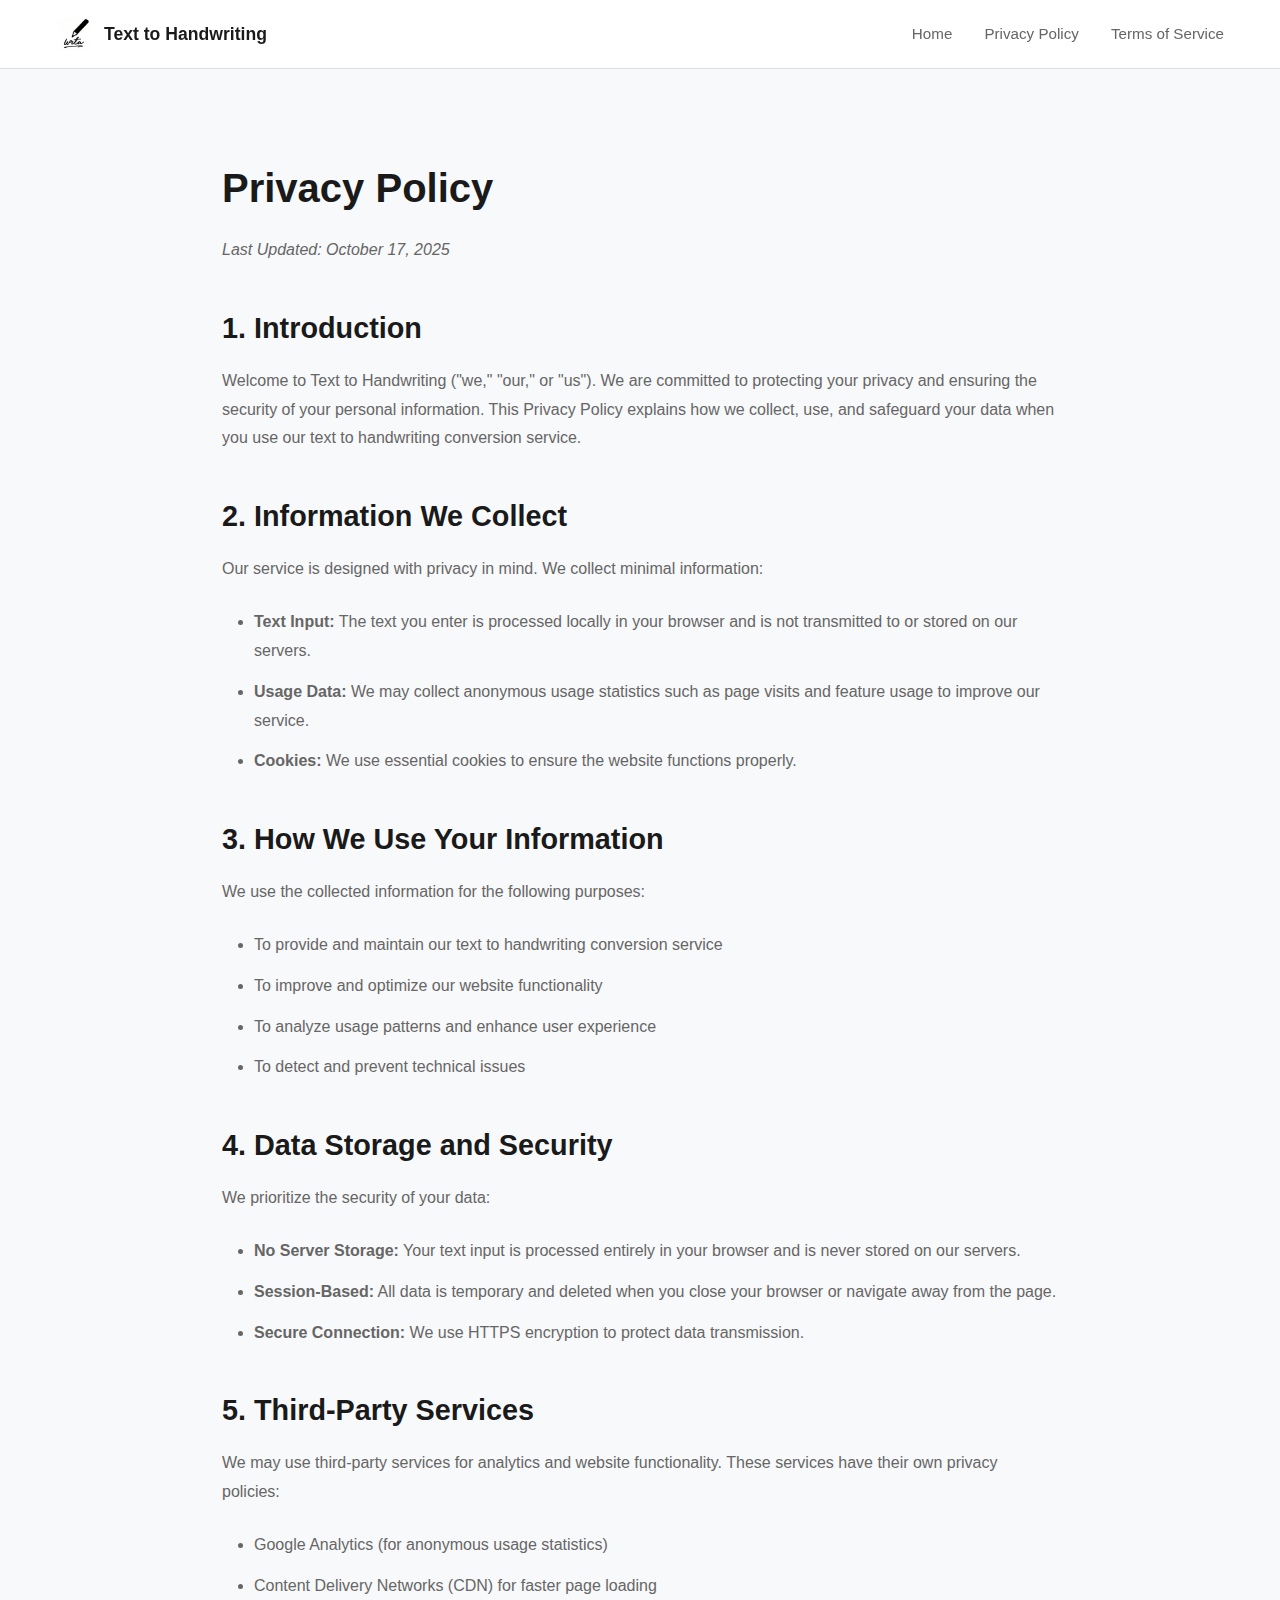
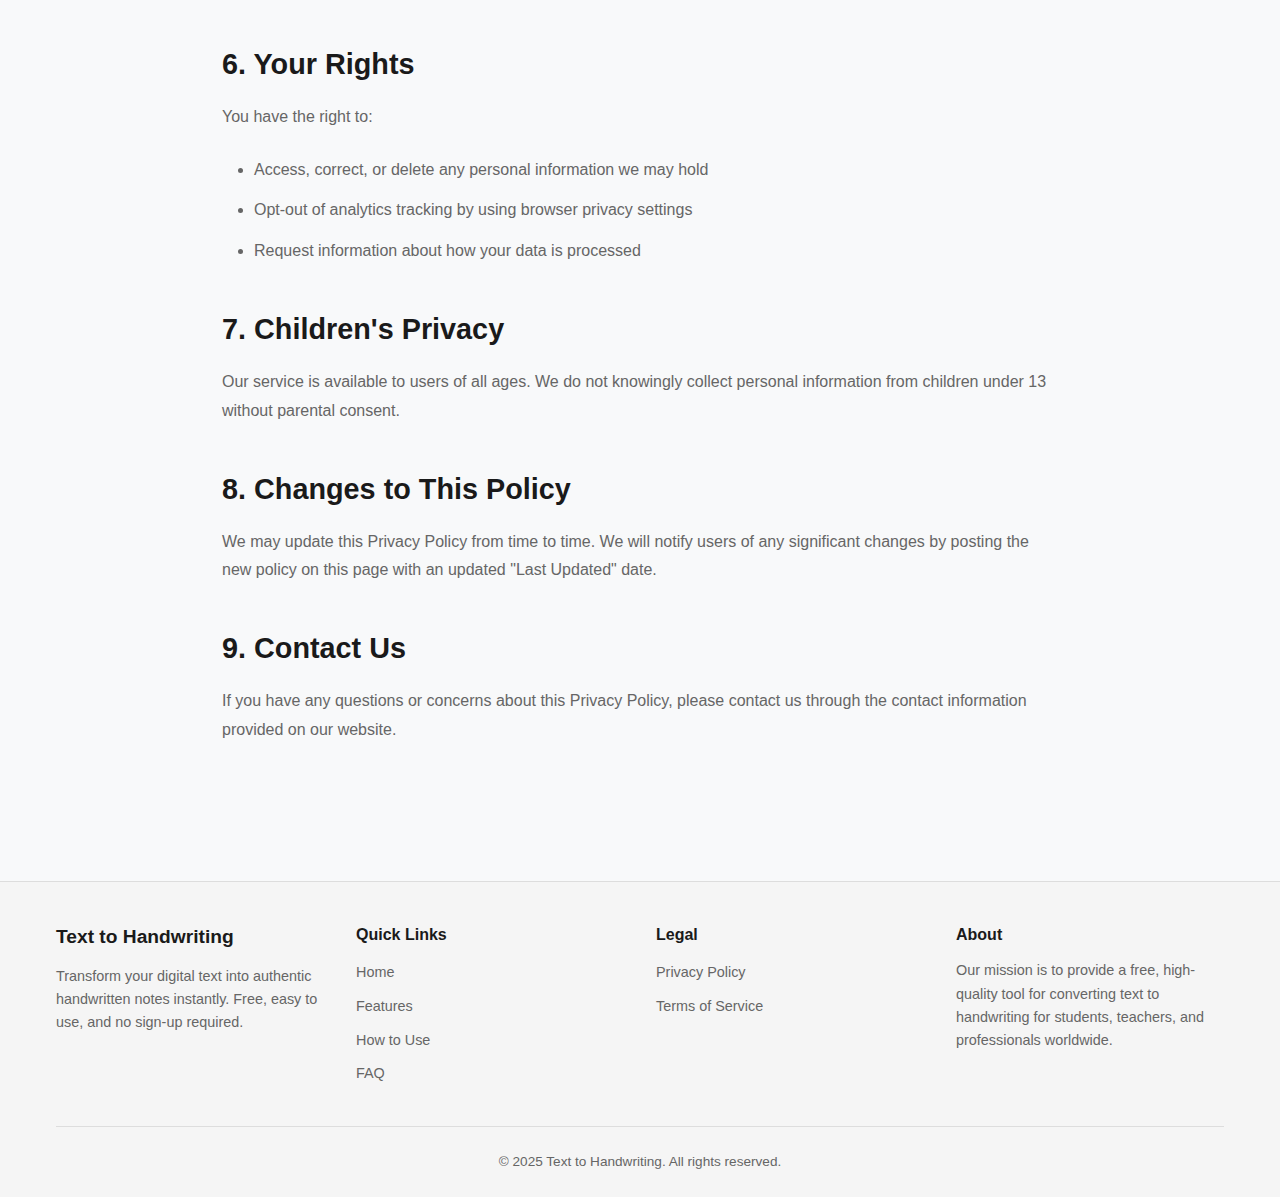
<file: privacy-policy.html>
<!DOCTYPE html>
<html lang="en">
<head>
    <meta charset="UTF-8">
    <meta name="viewport" content="width=device-width, initial-scale=1.0">
    <title>Privacy Policy - Text to Handwriting</title>
    <link rel="stylesheet" href="style.css">
    <style>
        .policy-container {
            max-width: 900px;
            margin: 0 auto;
            padding: 3rem 2rem;
        }
        .policy-container h1 {
            font-size: 2.5rem;
            color: var(--text-color);
            margin-bottom: 1rem;
        }
        .policy-container h2 {
            font-size: 1.8rem;
            color: var(--text-color);
            margin-top: 2.5rem;
            margin-bottom: 1rem;
        }
        .policy-container p {
            line-height: 1.8;
            color: var(--text-secondary);
            margin-bottom: 1.5rem;
        }
        .policy-container ul {
            margin-left: 2rem;
            margin-bottom: 1.5rem;
        }
        .policy-container li {
            line-height: 1.8;
            color: var(--text-secondary);
            margin-bottom: 0.75rem;
        }
        .last-updated {
            color: var(--text-secondary);
            font-style: italic;
            margin-bottom: 2rem;
        }
    </style>
</head>
<body>
    <!-- 导航栏 -->
    <nav class="navbar">
        <div class="container">
            <div class="nav-content">
                <div class="nav-left">
                    <a href="index.html" class="logo-link">
                        <img src="logo.png" alt="Text to Handwriting Logo" class="logo-img">
                        <span class="site-name">Text to Handwriting</span>
                    </a>
                </div>
                <div class="nav-right">
                    <a href="index.html" class="nav-link">Home</a>
                    <a href="privacy-policy.html" target="_blank" class="nav-link">Privacy Policy</a>
                    <a href="terms-of-service.html" target="_blank" class="nav-link">Terms of Service</a>
                </div>
            </div>
        </div>
    </nav>

    <main>
        <div class="policy-container">
            <h1>Privacy Policy</h1>
            <p class="last-updated">Last Updated: October 17, 2025</p>

            <h2>1. Introduction</h2>
            <p>Welcome to Text to Handwriting ("we," "our," or "us"). We are committed to protecting your privacy and ensuring the security of your personal information. This Privacy Policy explains how we collect, use, and safeguard your data when you use our text to handwriting conversion service.</p>

            <h2>2. Information We Collect</h2>
            <p>Our service is designed with privacy in mind. We collect minimal information:</p>
            <ul>
                <li><strong>Text Input:</strong> The text you enter is processed locally in your browser and is not transmitted to or stored on our servers.</li>
                <li><strong>Usage Data:</strong> We may collect anonymous usage statistics such as page visits and feature usage to improve our service.</li>
                <li><strong>Cookies:</strong> We use essential cookies to ensure the website functions properly.</li>
            </ul>

            <h2>3. How We Use Your Information</h2>
            <p>We use the collected information for the following purposes:</p>
            <ul>
                <li>To provide and maintain our text to handwriting conversion service</li>
                <li>To improve and optimize our website functionality</li>
                <li>To analyze usage patterns and enhance user experience</li>
                <li>To detect and prevent technical issues</li>
            </ul>

            <h2>4. Data Storage and Security</h2>
            <p>We prioritize the security of your data:</p>
            <ul>
                <li><strong>No Server Storage:</strong> Your text input is processed entirely in your browser and is never stored on our servers.</li>
                <li><strong>Session-Based:</strong> All data is temporary and deleted when you close your browser or navigate away from the page.</li>
                <li><strong>Secure Connection:</strong> We use HTTPS encryption to protect data transmission.</li>
            </ul>

            <h2>5. Third-Party Services</h2>
            <p>We may use third-party services for analytics and website functionality. These services have their own privacy policies:</p>
            <ul>
                <li>Google Analytics (for anonymous usage statistics)</li>
                <li>Content Delivery Networks (CDN) for faster page loading</li>
            </ul>

            <h2>6. Your Rights</h2>
            <p>You have the right to:</p>
            <ul>
                <li>Access, correct, or delete any personal information we may hold</li>
                <li>Opt-out of analytics tracking by using browser privacy settings</li>
                <li>Request information about how your data is processed</li>
            </ul>

            <h2>7. Children's Privacy</h2>
            <p>Our service is available to users of all ages. We do not knowingly collect personal information from children under 13 without parental consent.</p>

            <h2>8. Changes to This Policy</h2>
            <p>We may update this Privacy Policy from time to time. We will notify users of any significant changes by posting the new policy on this page with an updated "Last Updated" date.</p>

            <h2>9. Contact Us</h2>
            <p>If you have any questions or concerns about this Privacy Policy, please contact us through the contact information provided on our website.</p>
        </div>
    </main>

    <footer class="site-footer">
        <div class="container">
            <div class="footer-content">
                <div class="footer-section">
                    <h3>Text to Handwriting</h3>
                    <p>Transform your digital text into authentic handwritten notes instantly. Free, easy to use, and no sign-up required.</p>
                </div>
                <div class="footer-section">
                    <h4>Quick Links</h4>
                    <ul class="footer-links">
                        <li><a href="index.html">Home</a></li>
                        <li><a href="index.html#features">Features</a></li>
                        <li><a href="index.html#how-to-use">How to Use</a></li>
                        <li><a href="index.html#faq">FAQ</a></li>
                    </ul>
                </div>
                <div class="footer-section">
                    <h4>Legal</h4>
                    <ul class="footer-links">
                        <li><a href="privacy-policy.html" target="_blank">Privacy Policy</a></li>
                        <li><a href="terms-of-service.html" target="_blank">Terms of Service</a></li>
                    </ul>
                </div>
                <div class="footer-section">
                    <h4>About</h4>
                    <p>Our mission is to provide a free, high-quality tool for converting text to handwriting for students, teachers, and professionals worldwide.</p>
                </div>
            </div>
            <div class="footer-bottom">
                <p>&copy; 2025 Text to Handwriting. All rights reserved.</p>
            </div>
        </div>
    </footer>
</body>
</html>
</file>
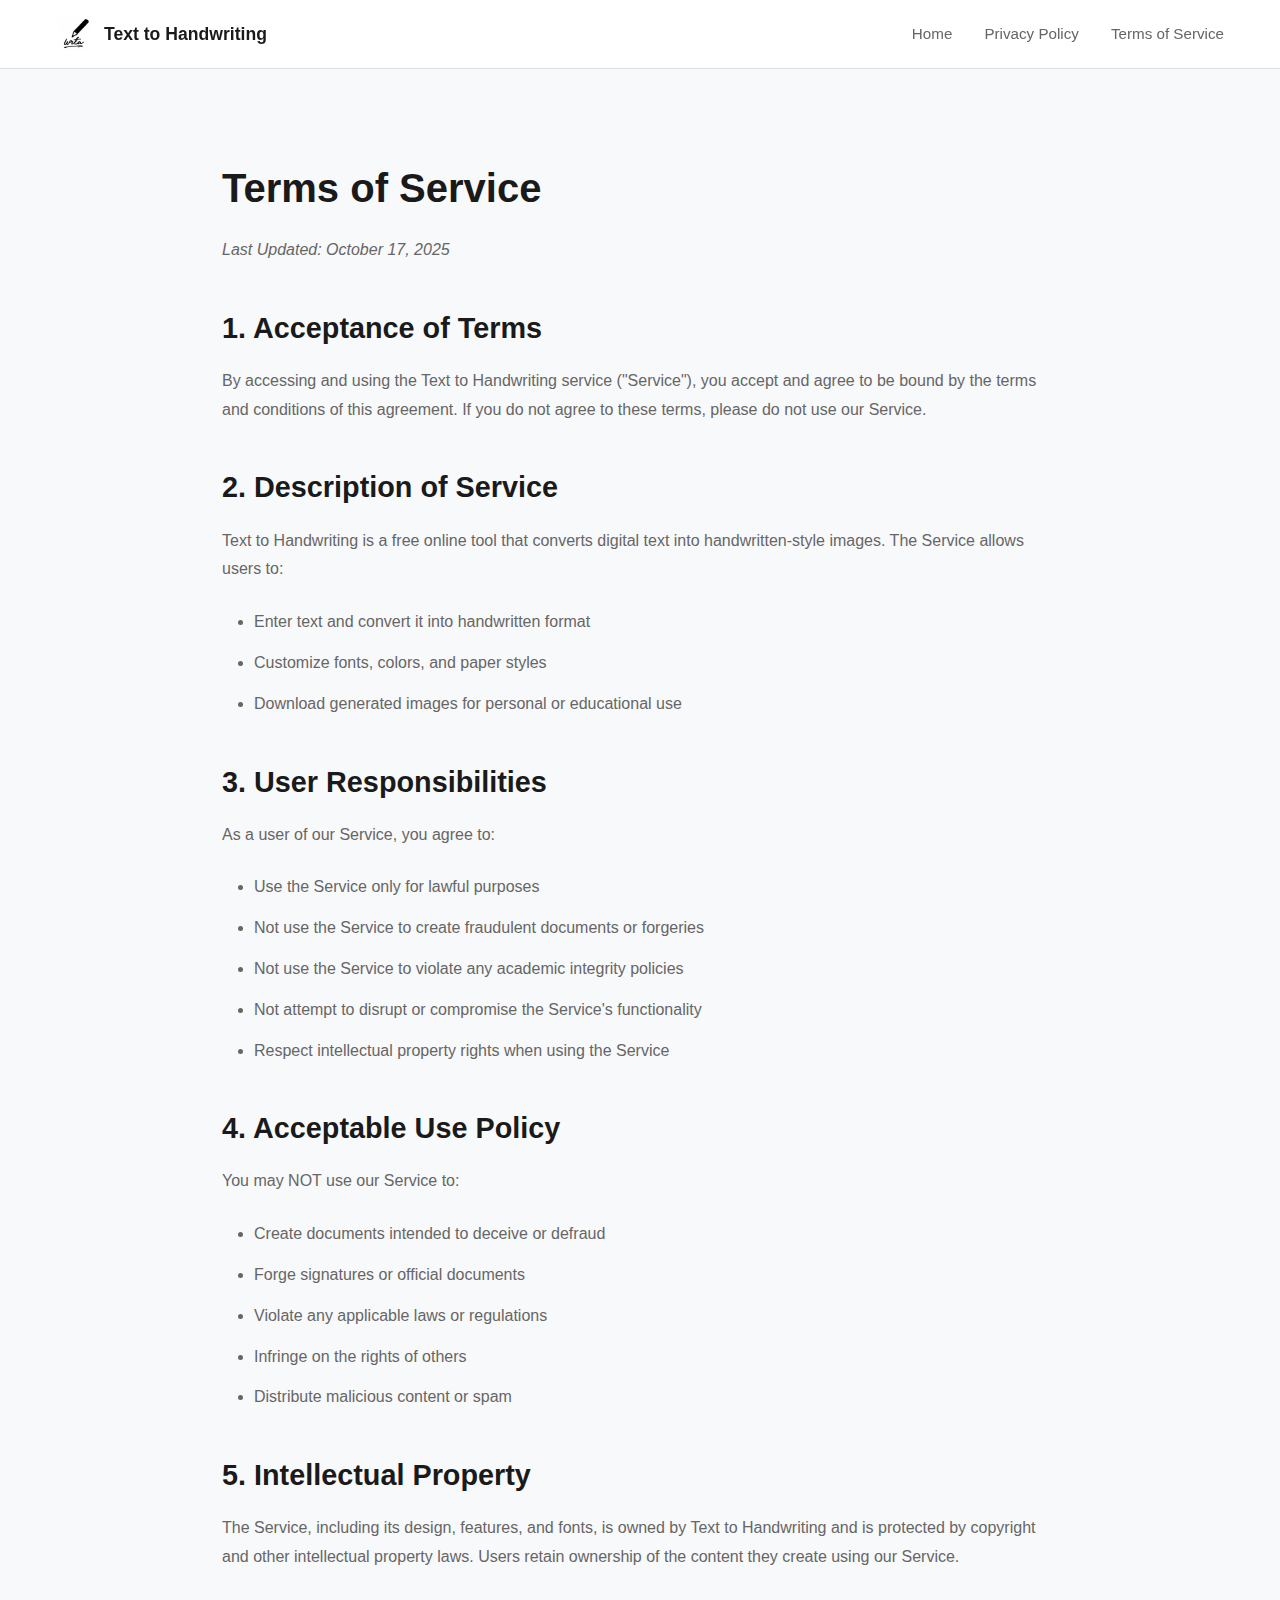
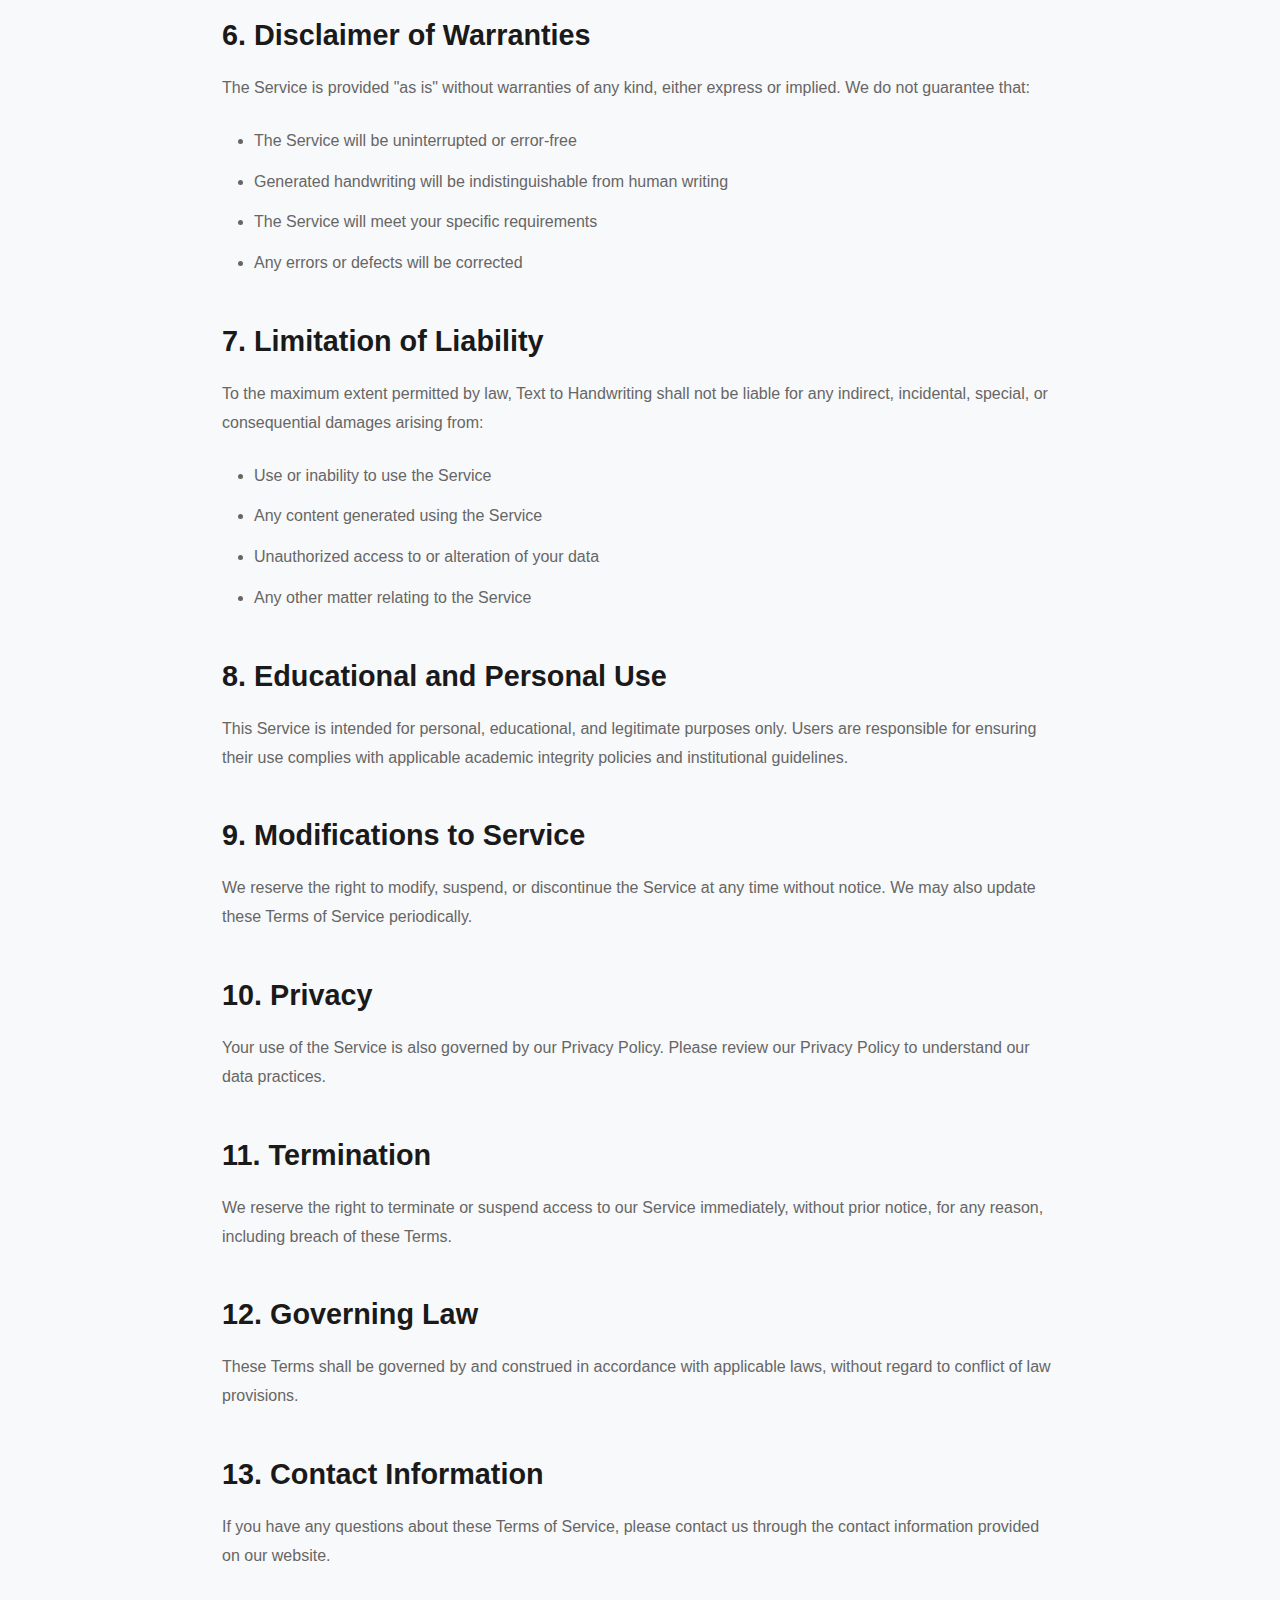
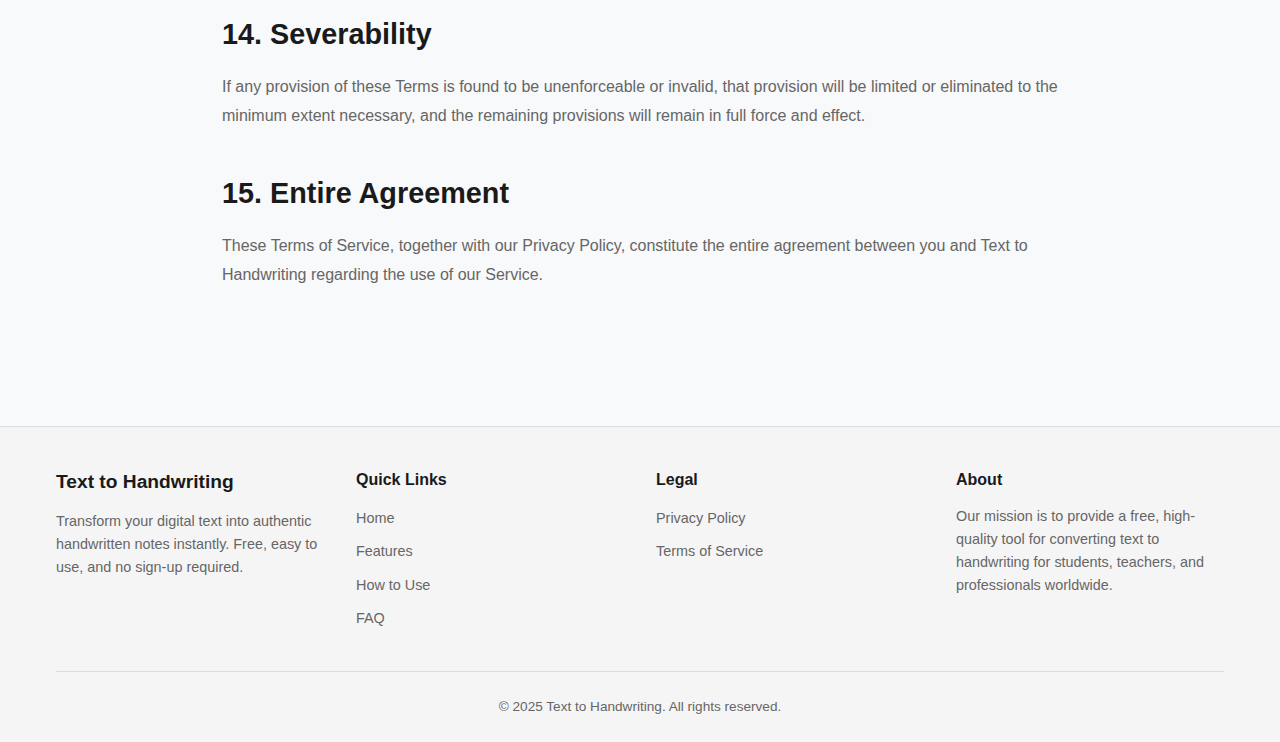
<file: terms-of-service.html>
<!DOCTYPE html>
<html lang="en">
<head>
    <meta charset="UTF-8">
    <meta name="viewport" content="width=device-width, initial-scale=1.0">
    <title>Terms of Service - Text to Handwriting</title>
    <link rel="stylesheet" href="style.css">
    <style>
        .policy-container {
            max-width: 900px;
            margin: 0 auto;
            padding: 3rem 2rem;
        }
        .policy-container h1 {
            font-size: 2.5rem;
            color: var(--text-color);
            margin-bottom: 1rem;
        }
        .policy-container h2 {
            font-size: 1.8rem;
            color: var(--text-color);
            margin-top: 2.5rem;
            margin-bottom: 1rem;
        }
        .policy-container p {
            line-height: 1.8;
            color: var(--text-secondary);
            margin-bottom: 1.5rem;
        }
        .policy-container ul {
            margin-left: 2rem;
            margin-bottom: 1.5rem;
        }
        .policy-container li {
            line-height: 1.8;
            color: var(--text-secondary);
            margin-bottom: 0.75rem;
        }
        .last-updated {
            color: var(--text-secondary);
            font-style: italic;
            margin-bottom: 2rem;
        }
    </style>
</head>
<body>
    <!-- 导航栏 -->
    <nav class="navbar">
        <div class="container">
            <div class="nav-content">
                <div class="nav-left">
                    <a href="index.html" class="logo-link">
                        <img src="logo.png" alt="Text to Handwriting Logo" class="logo-img">
                        <span class="site-name">Text to Handwriting</span>
                    </a>
                </div>
                <div class="nav-right">
                    <a href="index.html" class="nav-link">Home</a>
                    <a href="privacy-policy.html" target="_blank" class="nav-link">Privacy Policy</a>
                    <a href="terms-of-service.html" target="_blank" class="nav-link">Terms of Service</a>
                </div>
            </div>
        </div>
    </nav>

    <main>
        <div class="policy-container">
            <h1>Terms of Service</h1>
            <p class="last-updated">Last Updated: October 17, 2025</p>

            <h2>1. Acceptance of Terms</h2>
            <p>By accessing and using the Text to Handwriting service ("Service"), you accept and agree to be bound by the terms and conditions of this agreement. If you do not agree to these terms, please do not use our Service.</p>

            <h2>2. Description of Service</h2>
            <p>Text to Handwriting is a free online tool that converts digital text into handwritten-style images. The Service allows users to:</p>
            <ul>
                <li>Enter text and convert it into handwritten format</li>
                <li>Customize fonts, colors, and paper styles</li>
                <li>Download generated images for personal or educational use</li>
            </ul>

            <h2>3. User Responsibilities</h2>
            <p>As a user of our Service, you agree to:</p>
            <ul>
                <li>Use the Service only for lawful purposes</li>
                <li>Not use the Service to create fraudulent documents or forgeries</li>
                <li>Not use the Service to violate any academic integrity policies</li>
                <li>Not attempt to disrupt or compromise the Service's functionality</li>
                <li>Respect intellectual property rights when using the Service</li>
            </ul>

            <h2>4. Acceptable Use Policy</h2>
            <p>You may NOT use our Service to:</p>
            <ul>
                <li>Create documents intended to deceive or defraud</li>
                <li>Forge signatures or official documents</li>
                <li>Violate any applicable laws or regulations</li>
                <li>Infringe on the rights of others</li>
                <li>Distribute malicious content or spam</li>
            </ul>

            <h2>5. Intellectual Property</h2>
            <p>The Service, including its design, features, and fonts, is owned by Text to Handwriting and is protected by copyright and other intellectual property laws. Users retain ownership of the content they create using our Service.</p>

            <h2>6. Disclaimer of Warranties</h2>
            <p>The Service is provided "as is" without warranties of any kind, either express or implied. We do not guarantee that:</p>
            <ul>
                <li>The Service will be uninterrupted or error-free</li>
                <li>Generated handwriting will be indistinguishable from human writing</li>
                <li>The Service will meet your specific requirements</li>
                <li>Any errors or defects will be corrected</li>
            </ul>

            <h2>7. Limitation of Liability</h2>
            <p>To the maximum extent permitted by law, Text to Handwriting shall not be liable for any indirect, incidental, special, or consequential damages arising from:</p>
            <ul>
                <li>Use or inability to use the Service</li>
                <li>Any content generated using the Service</li>
                <li>Unauthorized access to or alteration of your data</li>
                <li>Any other matter relating to the Service</li>
            </ul>

            <h2>8. Educational and Personal Use</h2>
            <p>This Service is intended for personal, educational, and legitimate purposes only. Users are responsible for ensuring their use complies with applicable academic integrity policies and institutional guidelines.</p>

            <h2>9. Modifications to Service</h2>
            <p>We reserve the right to modify, suspend, or discontinue the Service at any time without notice. We may also update these Terms of Service periodically.</p>

            <h2>10. Privacy</h2>
            <p>Your use of the Service is also governed by our Privacy Policy. Please review our Privacy Policy to understand our data practices.</p>

            <h2>11. Termination</h2>
            <p>We reserve the right to terminate or suspend access to our Service immediately, without prior notice, for any reason, including breach of these Terms.</p>

            <h2>12. Governing Law</h2>
            <p>These Terms shall be governed by and construed in accordance with applicable laws, without regard to conflict of law provisions.</p>

            <h2>13. Contact Information</h2>
            <p>If you have any questions about these Terms of Service, please contact us through the contact information provided on our website.</p>

            <h2>14. Severability</h2>
            <p>If any provision of these Terms is found to be unenforceable or invalid, that provision will be limited or eliminated to the minimum extent necessary, and the remaining provisions will remain in full force and effect.</p>

            <h2>15. Entire Agreement</h2>
            <p>These Terms of Service, together with our Privacy Policy, constitute the entire agreement between you and Text to Handwriting regarding the use of our Service.</p>
        </div>
    </main>

    <footer class="site-footer">
        <div class="container">
            <div class="footer-content">
                <div class="footer-section">
                    <h3>Text to Handwriting</h3>
                    <p>Transform your digital text into authentic handwritten notes instantly. Free, easy to use, and no sign-up required.</p>
                </div>
                <div class="footer-section">
                    <h4>Quick Links</h4>
                    <ul class="footer-links">
                        <li><a href="index.html">Home</a></li>
                        <li><a href="index.html#features">Features</a></li>
                        <li><a href="index.html#how-to-use">How to Use</a></li>
                        <li><a href="index.html#faq">FAQ</a></li>
                    </ul>
                </div>
                <div class="footer-section">
                    <h4>Legal</h4>
                    <ul class="footer-links">
                        <li><a href="privacy-policy.html" target="_blank">Privacy Policy</a></li>
                        <li><a href="terms-of-service.html" target="_blank">Terms of Service</a></li>
                    </ul>
                </div>
                <div class="footer-section">
                    <h4>About</h4>
                    <p>Our mission is to provide a free, high-quality tool for converting text to handwriting for students, teachers, and professionals worldwide.</p>
                </div>
            </div>
            <div class="footer-bottom">
                <p>&copy; 2025 Text to Handwriting. All rights reserved.</p>
            </div>
        </div>
    </footer>
</body>
</html>
</file>
<file: style.css>
/* Smooth scroll for anchor links */
html {
    scroll-behavior: smooth;
}

/* Header CTA */
.header-cta {
    margin-top: 1.25rem;
}

.primary-cta {
    display: inline-block;
    padding: 0.75rem 1.25rem;
    background: var(--primary-color);
    color: #fff;
    border-radius: 6px;
    text-decoration: none;
    font-weight: 600;
}

.primary-cta:hover {
    background: var(--primary-hover-color);
}

/* Button row & secondary button */
.button-row {
    display: flex;
    gap: 0.75rem;
}

.btn-secondary {
    width: 100%;
    padding: 0.875rem 1.5rem;
    font-size: 0.95rem;
    font-weight: 600;
    color: var(--text-color);
    background: var(--surface-color);
    border: 1px solid var(--border-color);
    border-radius: 4px;
    cursor: pointer;
}

.btn-secondary:hover {
    background: var(--bg-color);
}

/* Color swatches */
.color-swatches {
    display: flex;
    gap: 0.5rem;
    margin-bottom: 0.5rem;
}

.swatch-btn {
    width: 28px;
    height: 28px;
    border-radius: 50%;
    border: 1px solid var(--border-color);
    background: #000;
    cursor: pointer;
}

.swatch-btn:hover {
    outline: 2px solid var(--primary-color);
    outline-offset: 1px;
}

.swatch-btn.active {
    border-color: var(--primary-color);
    box-shadow: 0 0 0 2px rgba(0,102,204,0.15);
}

.swatch-custom {
    width: auto;
    padding: 0 10px;
    height: 28px;
    border-radius: 14px;
    background: transparent;
    color: var(--text-color);
}

/* Paper preview backgrounds via data attribute */
.paper-option[data-paper="paper1"] .preview {
    background-image: url('./paper/paper-1.jpg');
    background-size: contain;
    background-repeat: no-repeat;
    background-position: center;
}

.paper-option[data-paper="paper2"] .preview {
    background-image: url('./paper/paper-2.jpg');
    background-size: contain;
    background-repeat: no-repeat;
    background-position: center;
}

.paper-option[data-paper="paper4"] .preview {
    background-image: url('./paper/paper-4.jpg');
    background-size: contain;
    background-repeat: no-repeat;
    background-position: center;
}

/* --- 本地字体定义 --- */
@font-face {
    font-family: 'Amertha';
    src: url('./fonts/Amertha_PERSONAL_USE_ONLY.ttf') format('truetype');
    font-weight: 400;
    font-display: swap;
}

@font-face {
    font-family: 'Bobogo';
    src: url('./fonts/Bobogo.otf') format('opentype');
    font-weight: 400;
    font-display: swap;
}

@font-face {
    font-family: 'Breaking Road';
    src: url('./fonts/Breaking Road.ttf') format('truetype');
    font-weight: 400;
    font-display: swap;
}

@font-face {
    font-family: 'Brittany Signature';
    src: url('./fonts/BrittanySignature.ttf') format('truetype');
    font-weight: 400;
    font-display: swap;
}

@font-face {
    font-family: 'Days of Charity';
    src: url('./fonts/Days of Charity.otf') format('opentype');
    font-weight: 400;
    font-display: swap;
}

@font-face {
    font-family: 'Dear Script';
    src: url('./fonts/Dear Script (Demo_Font).otf') format('opentype');
    font-weight: 400;
    font-display: swap;
}

@font-face {
    font-family: 'Eliana';
    src: url('./fonts/Eliana.ttf') format('truetype');
    font-weight: 400;
    font-display: swap;
}

@font-face {
    font-family: 'Pencil';
    src: url('./fonts/Pencil-Regular.ttf') format('truetype');
    font-weight: 400;
    font-display: swap;
}

@font-face {
    font-family: 'Taken by Vultures';
    src: url('./fonts/Taken by Vultures Alternates Demo.otf') format('opentype');
    font-weight: 400;
    font-display: swap;
}

/* --- 全局样式和变量 --- */
:root {
    /* 简洁配色方案 */
    --bg-color: #f8f9fa;
    --surface-color: #ffffff;
    --text-color: #1a1a1a;
    --text-secondary: #666666;
    --primary-color: #0066cc;
    --primary-hover-color: #0052a3;
    --border-color: #dddddd;
    --shadow-sm: 0 1px 2px rgba(0, 0, 0, 0.05);
    --shadow-md: 0 2px 4px rgba(0, 0, 0, 0.08);
    --font-family-sans: -apple-system, BlinkMacSystemFont, "Segoe UI", Roboto, "Helvetica Neue", Arial, sans-serif;
}

* {
    margin: 0;
    padding: 0;
    box-sizing: border-box;
}

body {
    font-family: var(--font-family-sans);
    background: var(--bg-color);
    color: var(--text-color);
    line-height: 1.6;
    min-height: 100vh;
}

.container {
    max-width: 1200px;
    margin: 0 auto; /* 页面内容居中 */
    padding: 0 1rem;
}

/* --- 导航栏样式 --- */
.navbar {
    background-color: var(--surface-color);
    box-shadow: 0 1px 0 var(--border-color);
    position: sticky;
    top: 0;
    z-index: 1000;
}

.nav-content {
    display: flex;
    justify-content: space-between;
    align-items: center;
    padding: 1rem 0;
}

.nav-left {
    display: flex;
    align-items: center;
}

.logo-link {
    display: flex;
    align-items: center;
    gap: 0.75rem;
    text-decoration: none;
}

.logo-link:hover {
    opacity: 0.8;
}

.logo-img {
    height: 36px;
    width: auto;
}

.site-name {
    font-size: 1.1rem;
    font-weight: 600;
    color: var(--text-color);
}

.nav-right {
    display: flex;
    gap: 2rem;
    align-items: center;
}

.nav-link {
    color: var(--text-secondary);
    text-decoration: none;
    font-weight: 400;
    font-size: 0.95rem;
}

.nav-link:hover {
    color: var(--primary-color);
    text-decoration: underline;
}

/* --- 头部和页脚样式 --- */
main {
    padding-top: 2.5rem;
}

/* --- Introduction Section --- */
.intro-section {
    margin-top: 3rem;
    padding: 2.5rem;
    background: linear-gradient(135deg, #1e3a8a 0%, #1e40af 100%);
    border-radius: 12px;
    box-shadow: 0 4px 6px rgba(0, 0, 0, 0.1);
}

.intro-section h2 {
    font-size: 1.75rem;
    font-weight: 700;
    color: #ffffff;
    margin-bottom: 1rem;
    line-height: 1.4;
}

.intro-section p {
    font-size: 1.05rem;
    color: #e0e7ff;
    line-height: 1.7;
    margin: 0;
}

.site-footer {
    margin-top: 4rem;
    padding: 2.5rem 0 1.5rem;
    background-color: #f5f5f5;
    border-top: 1px solid var(--border-color);
}

.footer-content {
    display: grid;
    grid-template-columns: repeat(auto-fit, minmax(230px, 1fr));
    gap: 2rem;
    margin-bottom: 2rem;
}

.footer-section h3 {
    font-size: 1.2rem;
    font-weight: 600;
    color: var(--text-color);
    margin-bottom: 0.75rem;
}

.footer-section h4 {
    font-size: 1rem;
    font-weight: 600;
    color: var(--text-color);
    margin-bottom: 0.75rem;
}

.footer-section p {
    line-height: 1.6;
    color: var(--text-secondary);
    font-size: 0.9rem;
}

.footer-links {
    list-style: none;
    padding: 0;
    margin: 0;
}

.footer-links li {
    margin-bottom: 0.5rem;
}

.footer-links a {
    color: var(--text-secondary);
    text-decoration: none;
    font-size: 0.9rem;
}

.footer-links a:hover {
    color: var(--primary-color);
    text-decoration: underline;
}

.footer-bottom {
    padding-top: 1.5rem;
    border-top: 1px solid var(--border-color);
    text-align: center;
}

.footer-bottom p {
    color: var(--text-secondary);
    font-size: 0.85rem;
    margin: 0;
}

/* --- 主布局：左右结构 --- */
.main-layout {
    display: flex;
    gap: 2rem;
    align-items: flex-start;
}

.display-area {
    flex: 1;
    min-width: 0;
}

.controls-area {
    width: 380px;
    flex-shrink: 0;
}

/* --- 设置面板样式 --- */
.controls-panel {
    display: flex;
    flex-direction: column;
    gap: 1.5rem;
    background-color: var(--surface-color);
    padding: 1.5rem;
    border-radius: 8px;
    border: 1px solid var(--border-color);
    box-shadow: var(--shadow-sm);
}

.control-group {
    display: flex;
    flex-direction: column;
}

.control-group label {
    margin-bottom: 0.6rem;
    font-weight: 600;
    font-size: 0.9rem;
    color: var(--text-color);
}

/* 统一样式：下拉选择、滑块、颜色选择器 */
.control-group select,
.control-group input[type="range"],
.control-group input[type="color"] {
    width: 100%;
    border: 1px solid var(--border-color);
    border-radius: 4px;
    font-size: 0.95rem;
    padding: 0.6rem 0.75rem;
    background-color: var(--surface-color);
    font-family: var(--font-family-sans);
}

.control-group select:hover,
.control-group input[type="color"]:hover {
    border-color: var(--text-secondary);
}

/* Font Select 特殊样式，让当前选中的字体在select中显示 */
#font-select {
    cursor: pointer;
}

/* 字体选择器选项样式 */
.option-amertha { font-family: 'Amertha', cursive; }
.option-bobogo { font-family: 'Bobogo', cursive; }
.option-breaking-road { font-family: 'Breaking Road', cursive; }
.option-brittany-signature { font-family: 'Brittany Signature', cursive; }
.option-days-of-charity { font-family: 'Days of Charity', cursive; }
.option-dear-script { font-family: 'Dear Script', cursive; }
.option-eliana { font-family: 'Eliana', cursive; }
.option-pencil { font-family: 'Pencil', cursive; }
.option-taken-by-vultures { font-family: 'Taken by Vultures', cursive; }

/* 鼠标悬停和聚焦效果，提升交互体验 */
.control-group select:focus,
.control-group input[type="range"]:focus,
.control-group input[type="color"]:focus {
    outline: none;
    border-color: var(--primary-color);
}

.control-group input[type="color"] {
    padding: 0.4rem;
    height: 44px;
    cursor: pointer;
}

/* 自定义Range滑块样式 */
.control-group input[type="range"] {
    padding: 0;
    height: 5px;
    background: var(--border-color);
    border: none;
    cursor: pointer;
}

.control-group input[type="range"]::-webkit-slider-thumb {
    -webkit-appearance: none;
    appearance: none;
    width: 18px;
    height: 18px;
    background: var(--primary-color);
    border-radius: 50%;
    cursor: pointer;
}

.control-group input[type="range"]::-moz-range-thumb {
    width: 18px;
    height: 18px;
    background: var(--primary-color);
    border-radius: 50%;
    border: none;
    cursor: pointer;
}

#font-size-value {
    color: var(--text-secondary);
    font-weight: 600;
}

/* --- 字体快速选择栏样式 --- */
.font-quick-select {
    padding: 1rem;
    background: var(--bg-color);
    border-radius: 4px;
    border: 1px solid var(--border-color);
}

.font-quick-select label {
    color: var(--text-color);
    margin-bottom: 0.75rem;
}

.font-preview-buttons {
    display: flex;
    gap: 0.5rem;
    flex-wrap: wrap;
    margin-top: 0;
}

.font-preview-btn {
    width: 50px;
    height: 50px;
    border: 1px solid var(--border-color);
    border-radius: 4px;
    background-color: var(--surface-color);
    cursor: pointer;
    display: flex;
    align-items: center;
    justify-content: center;
}

.font-preview-btn:hover {
    border-color: var(--primary-color);
    background: var(--bg-color);
}

.font-preview-btn.active {
    border-color: var(--primary-color);
    background: var(--primary-color);
    color: white;
}

.font-preview-btn span {
    font-size: 18px;
    font-weight: 400;
    pointer-events: none;
}

.font-preview-btn.active span {
    color: white;
}

/* 字体预览按钮的字体样式 */
.font-preview-btn .amertha { font-family: 'Amertha', cursive; }
.font-preview-btn .bobogo { font-family: 'Bobogo', cursive; }
.font-preview-btn .breaking-road { font-family: 'Breaking Road', cursive; }
.font-preview-btn .brittany-signature { font-family: 'Brittany Signature', cursive; }
.font-preview-btn .days-of-charity { font-family: 'Days of Charity', cursive; }
.font-preview-btn .dear-script { font-family: 'Dear Script', cursive; }
.font-preview-btn .eliana { font-family: 'Eliana', cursive; }
.font-preview-btn .pencil { font-family: 'Pencil', cursive; }

/* --- 纸张样式选择器 --- */
.paper-selector {
    padding: 1rem;
    background: var(--bg-color);
    border-radius: 4px;
    border: 1px solid var(--border-color);
}

.paper-selector label {
    color: var(--text-color);
    margin-bottom: 0.75rem;
}

.paper-options {
    display: grid;
    grid-template-columns: repeat(auto-fit, minmax(65px, 1fr));
    gap: 0.75rem;
    margin-top: 0;
}

.paper-option {
    cursor: pointer;
    text-align: center;
    display: flex;
    flex-direction: column;
    align-items: center;
}

.paper-option .preview {
    width: 65px;
    height: 65px;
    border-radius: 4px;
    border: 2px solid var(--border-color);
    margin-bottom: 0.4rem;
    background-color: #fff;
}

.paper-option span {
    font-size: 0.8rem;
    color: var(--text-secondary);
    font-weight: 400;
    display: block;
    text-align: center;
    width: 100%;
}

.paper-option:hover .preview {
    border-color: var(--primary-color);
}

.paper-option:hover span {
    color: var(--primary-color);
}

/* 激活状态的样式 */
.paper-option.active .preview {
    border-color: var(--primary-color);
    border-width: 2px;
}

.paper-option.active span {
    color: var(--primary-color);
    font-weight: 600;
}


/* --- 编辑器区域 --- */
.editor-container {
    position: relative;
    width: 100%;
    aspect-ratio: 52 / 75;
    min-height: 600px;
    max-height: 85vh;
    border: 1px solid var(--border-color);
    border-radius: 8px;
    overflow: hidden;
    box-shadow: var(--shadow-sm);
    background: var(--surface-color);
}

#text-input, #handwriting-canvas {
    position: absolute;
    top: 0;
    left: 0;
    width: 100%;
    height: 100%;
    border: none;
    background-color: transparent;
    /* 所有影响文本位置的样式(padding, font-size, line-height, font-family)都由JavaScript动态设置，确保完全一致 */
}

#text-input {
    z-index: 10;
    resize: none;
    color: transparent; /* 文字颜色透明，避免和canvas重叠 */
    caret-color: var(--text-color); /* 但光标可见 */
    font-family: 'Amertha', cursive; /* 默认字体，会通过JS动态更新 */
    white-space: pre-wrap; /* 保持换行和空格 */
    overflow-wrap: break-word; /* 只在长单词时换行 */
    box-sizing: border-box;
}

/* 文本选中时的样式 */
#text-input::selection {
    color: #ffffff !important;
    background: #667eea !important;
}

#text-input::-moz-selection {
    color: #ffffff !important;
    background: #667eea !important;
}

#text-input::placeholder {
    color: var(--text-secondary);
    opacity: 0.5;
}

#text-input:focus {
    outline: none;
}

#handwriting-canvas {
    z-index: 1;
}

/* --- 下载按钮区域 --- */
.download-area {
    margin-top: 1.5rem;
    padding-top: 1.5rem;
    border-top: 1px solid var(--border-color);
}

#download-btn {
    width: 100%;
    padding: 0.875rem 1.5rem;
    font-size: 0.95rem;
    font-weight: 600;
    color: #fff;
    background: var(--primary-color);
    border: none;
    border-radius: 4px;
    cursor: pointer;
}

#download-btn:hover {
    background: var(--primary-hover-color);
}

#download-btn:active {
    background: var(--primary-hover-color);
}

#download-btn:disabled {
    opacity: 0.5;
    cursor: not-allowed;
}

#download-btn:disabled:hover {
    background: var(--primary-color);
}

/* --- 响应式设计 --- */
@media (max-width: 1024px) {
    .main-layout {
        flex-direction: column;
    }
    
    .controls-area {
        width: 100%;
        order: 2;
    }
    
    .display-area {
        order: 1;
        margin-bottom: 2rem;
    }
}

@media (max-width: 768px) {
    .nav-content {
        flex-direction: column;
        gap: 1rem;
        padding: 1rem 0;
    }
    
    .nav-left {
        width: 100%;
        justify-content: center;
    }
    
    .nav-right {
        width: 100%;
        justify-content: center;
        gap: 1rem;
        flex-wrap: wrap;
    }
    
    .nav-link {
        font-size: 0.9rem;
    }
    
    .logo-img {
        height: 35px;
    }
    
    .site-name {
        font-size: 1.1rem;
    }
    
    main {
        padding-top: 1.5rem;
    }
    
    .intro-section {
        margin-top: 2rem;
        padding: 1.75rem;
        border-radius: 8px;
    }
    
    .intro-section h2 {
        font-size: 1.4rem;
    }
    
    .intro-section p {
        font-size: 0.95rem;
    }
    
    .footer-content {
        grid-template-columns: 1fr;
        gap: 2rem;
        text-align: center;
    }
    
    .footer-links a:hover {
        padding-left: 0;
    }
    
    .controls-panel {
        gap: 1.25rem;
        padding: 1.5rem;
    }
    
    .editor-container {
        min-height: 400px;
        border-radius: 16px;
    }
    
    .font-preview-btn {
        width: 48px;
        height: 48px;
    }
    
    .paper-option .preview {
        width: 60px;
        height: 60px;
    }
    
    .main-layout {
        gap: 1.5rem;
    }
}

/* --- 内容部分样式 --- */
.content-section {
    margin-top: 3rem;
    padding: 2rem 0;
    border-top: 1px solid var(--border-color);
}

.content-section h2 {
    font-size: 1.75rem;
    font-weight: 700;
    color: var(--text-color);
    margin-bottom: 0.75rem;
}

.content-section .section-intro {
    font-size: 1rem;
    color: var(--text-secondary);
    margin-bottom: 2rem;
    line-height: 1.6;
    max-width: 900px;
}

/* --- 功能介绍部分 --- */
.features-section h2 {
    position: relative;
    padding-bottom: 0.75rem;
}

.features-section h2::after {
    content: "";
    position: absolute;
    bottom: 0;
    left: 0;
    width: 100%;
    height: 3px;
    background: linear-gradient(90deg, #3b82f6 0%, #60a5fa 100%);
    border-radius: 2px;
}

.features-grid {
    display: grid;
    grid-template-columns: repeat(4, 1fr);
    gap: 1.25rem;
    margin-top: 2rem;
}

.feature-card {
    padding: 1.5rem;
    background: #f0f4f8;
    border: 1px solid #e2e8f0;
    border-radius: 8px;
    box-shadow: 0 1px 3px rgba(0, 0, 0, 0.05);
}

.feature-card h3 {
    font-size: 0.95rem;
    font-weight: 600;
    color: #1e293b;
    margin-bottom: 0.75rem;
    line-height: 1.4;
    display: block;
}

.feature-card .checkmark {
    color: #10b981;
    font-weight: bold;
    margin-right: 0.35rem;
    font-size: 1rem;
}

.feature-card p {
    color: #64748b;
    line-height: 1.6;
    margin: 0;
    font-size: 0.875rem;
}

/* --- 使用说明部分 --- */
.howto-section h2 {
    position: relative;
    padding-bottom: 0.75rem;
}

.howto-section h2::after {
    content: "";
    position: absolute;
    bottom: 0;
    left: 0;
    width: 100%;
    height: 3px;
    background: linear-gradient(90deg, #3b82f6 0%, #60a5fa 100%);
    border-radius: 2px;
}

.steps-container {
    display: flex;
    flex-direction: column;
    gap: 1rem;
    margin-top: 2rem;
}

.step-card {
    padding: 1.25rem 1.5rem;
    background: #eff6ff;
    border-left: 4px solid #3b82f6;
    border-radius: 4px;
}

.step-card h3 {
    font-size: 1rem;
    font-weight: 600;
    color: #1e293b;
    margin-bottom: 0.5rem;
}

.step-card p {
    color: #475569;
    line-height: 1.7;
    font-size: 0.9rem;
    margin: 0;
}

.highlight {
    background-color: #ccf5f5;
    padding: 0.15rem 0.35rem;
    border-radius: 3px;
    font-weight: 500;
}

/* --- 网站特点部分 --- */
.why-choose-section h2 {
    font-size: 1.75rem;
    font-weight: 700;
    color: var(--text-color);
    margin-bottom: 2rem;
}

.why-choose-grid {
    display: grid;
    grid-template-columns: repeat(4, 1fr);
    gap: 1.25rem;
    margin-top: 2rem;
}

.why-card {
    padding: 1.5rem;
    background: #f0f4f8;
    border: 1px solid #e2e8f0;
    border-radius: 8px;
    box-shadow: 0 1px 3px rgba(0, 0, 0, 0.05);
}

.why-card h3 {
    font-size: 0.95rem;
    font-weight: 600;
    color: #1e293b;
    margin-bottom: 0.75rem;
    line-height: 1.4;
    display: block;
}

.why-card .checkmark {
    color: #10b981;
    font-weight: bold;
    margin-right: 0.35rem;
    font-size: 1rem;
}

.why-card p {
    color: #64748b;
    line-height: 1.6;
    margin: 0;
    font-size: 0.875rem;
}

/* --- FAQ部分 --- */
.faq-section h2 {
    position: relative;
    padding-bottom: 0.75rem;
}

.faq-section h2::after {
    content: "";
    position: absolute;
    bottom: 0;
    left: 0;
    width: 100%;
    height: 3px;
    background: linear-gradient(90deg, #3b82f6 0%, #60a5fa 100%);
    border-radius: 2px;
}

.faq-container {
    margin-top: 2rem;
}

.faq-item {
    margin-bottom: 1rem;
}

.faq-question {
    width: 100%;
    display: flex;
    justify-content: space-between;
    align-items: center;
    padding: 1rem 1.25rem;
    background: #eff6ff;
    border: 1px solid #e0e7ff;
    border-radius: 8px;
    font-size: 0.95rem;
    font-weight: 600;
    color: #1e293b;
    cursor: pointer;
    text-align: left;
    transition: background 0.2s ease, border-color 0.2s ease;
}

.faq-question:hover {
    background: #dbeafe;
    border-color: #3b82f6;
}

.faq-question span:first-child {
    flex: 1;
    padding-right: 1rem;
}

.faq-toggle {
    color: #1e293b;
    font-weight: 600;
    font-size: 1.25rem;
    flex-shrink: 0;
}

.faq-content {
    display: none;
    padding: 1rem 1.25rem;
    background: #ffffff;
    border: 1px solid #e0e7ff;
    border-top: none;
    border-radius: 0 0 8px 8px;
    margin-top: -1px;
}

.faq-content p {
    color: #475569;
    line-height: 1.7;
    font-size: 0.9rem;
    margin: 0;
}

.faq-item.open .faq-question {
    border-radius: 8px 8px 0 0;
}

.faq-item.open .faq-content {
    display: block;
}

.faq-item.open .faq-toggle {
    transform: rotate(45deg);
}

/* --- 响应式设计 - 内容部分 --- */
@media (max-width: 1200px) {
    .features-grid, .why-choose-grid {
        grid-template-columns: repeat(3, 1fr);
    }
}

@media (max-width: 992px) {
    .features-grid, .why-choose-grid {
        grid-template-columns: repeat(2, 1fr);
    }
}

@media (max-width: 768px) {
    .content-section {
        margin-top: 2rem;
        padding: 1.5rem 0;
    }
    
    .content-section h2 {
        font-size: 1.5rem;
    }
    
    .content-section .section-intro {
        font-size: 0.95rem;
        margin-bottom: 1.5rem;
    }
    
    .features-grid, .why-choose-grid {
        grid-template-columns: 1fr;
        gap: 1rem;
    }
    
    .feature-card, .why-card {
        padding: 1.25rem;
    }
    
    
    .steps-container {
        gap: 0.875rem;
    }
    
    .step-card {
        padding: 1rem 1.25rem;
    }
    
    .step-card h3 {
        font-size: 0.95rem;
    }
    
    .step-card p {
        font-size: 0.875rem;
    }
    
    .why-choose-section h2 {
        font-size: 1.5rem;
        margin-bottom: 1.5rem;
    }
    
    .faq-section h2 {
        font-size: 1.5rem;
    }
    
    .faq-question {
        font-size: 0.9rem;
        padding: 0.875rem 1rem;
    }
    
    .faq-content {
        padding: 0.875rem 1rem;
    }
    
    .faq-item {
        margin-bottom: 0.875rem;
    }
}
</file>
